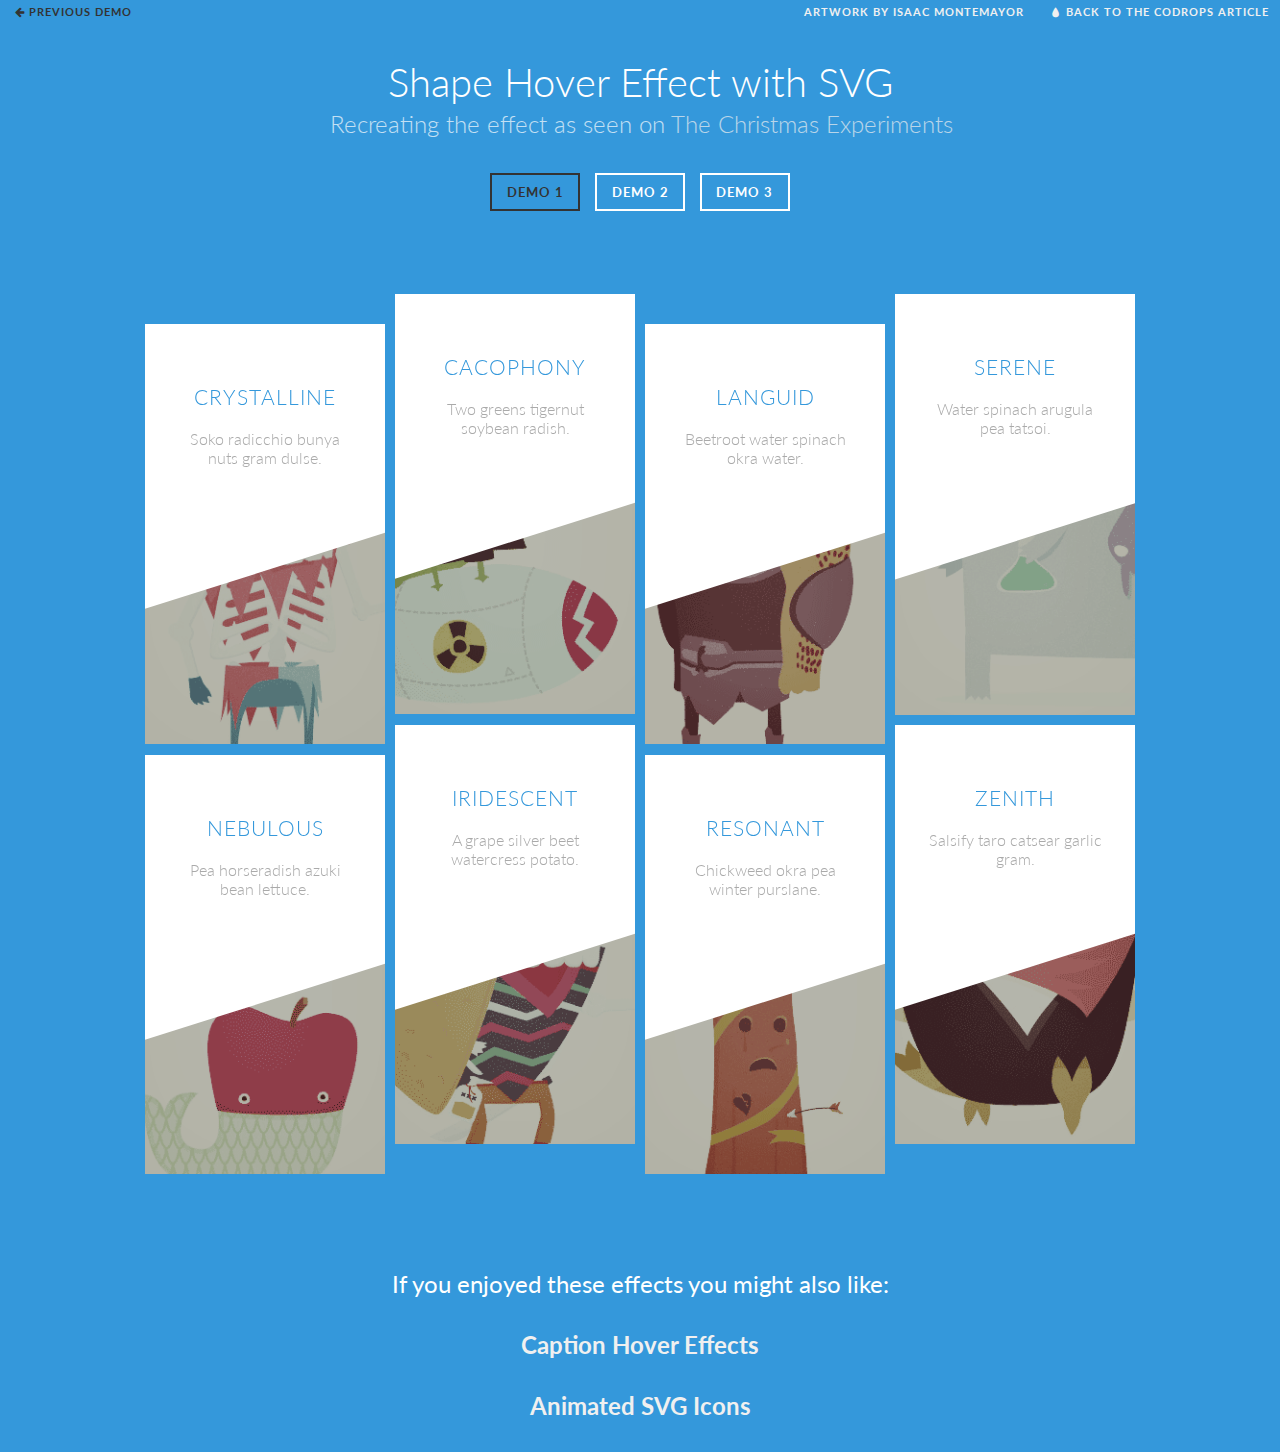
<file: index.html>
<!DOCTYPE html>
<html lang="en" class="demo-1 no-js">
	<head>
		<meta charset="UTF-8" />
		<meta http-equiv="X-UA-Compatible" content="IE=edge"> 
		<meta name="viewport" content="width=device-width, initial-scale=1"> 
		<title>Shape Hover Effect with SVG (Demo) 1</title>
		<meta name="description" content="Hover Effects with animated SVG Shapes using Snap.svg" />
		<meta name="keywords" content="animated svg, hover effect, grid, svg shape html, " />
		<meta name="author" content="Codrops" />
		<link rel="shortcut icon" href="../favicon.ico">
		<link rel="stylesheet" type="text/css" href="css/normalize.css" />
		<link rel="stylesheet" type="text/css" href="css/demo.css" />
		<link rel="stylesheet" type="text/css" href="css/component.css" />
		<script src="js/snap.svg-min.js"></script>
		<!--[if IE]>
  		<script src="http://html5shiv.googlecode.com/svn/trunk/html5.js"></script>
		<![endif]-->
	</head>
	<body>
		<div class="container">
			<!-- Top Navigation -->
			<div class="codrops-top clearfix">
				<a class="codrops-icon codrops-icon-prev" href="http://tympanus.net/Development/SVGDrawingAnimation/"><span>Previous Demo</span></a>
				<span class="right"><a href="http://cargocollective.com/isaac317">Artwork by Isaac Montemayor</a><a class="codrops-icon codrops-icon-drop" href="http://tympanus.net/codrops/?p=18145"><span>Back to the Codrops Article</span></a></span>
			</div>
			<header class="codrops-header">
				<h1>Shape Hover Effect with SVG<span>Recreating the effect as seen on <a href="http://christmasexperiments.com/">The Christmas Experiments</a></span></h1>	
				<nav class="codrops-demos">
					<a class="current-demo" href="index.html">Demo 1</a>
					<a href="index2.html">Demo 2</a>
					<a href="index3.html">Demo 3</a>
				</nav>
			</header>
			<section id="grid" class="grid clearfix">
				<a href="#" data-path-hover="m 180,34.57627 -180,0 L 0,0 180,0 z">
					<figure>
						<img src="img/1.png" />
						<svg viewBox="0 0 180 320" preserveAspectRatio="none"><path d="M 180,160 0,218 0,0 180,0 z"/></svg>
						<figcaption>
							<h2>Crystalline</h2>
							<p>Soko radicchio bunya nuts gram dulse.</p>
							<button>View</button>
						</figcaption>
					</figure>
				</a>
				<a href="#" data-path-hover="m 180,34.57627 -180,0 L 0,0 180,0 z">
					<figure>
						<img src="img/3.png" />
						<svg viewBox="0 0 180 320" preserveAspectRatio="none"><path d="M 180,160 0,218 0,0 180,0 z"/></svg>
						<figcaption>
							<h2>Cacophony</h2>
							<p>Two greens tigernut soybean radish.</p>
							<button>View</button>
						</figcaption>
					</figure>
				</a>
				<a href="#" data-path-hover="m 180,34.57627 -180,0 L 0,0 180,0 z">
					<figure>
						<img src="img/5.png" />
						<svg viewBox="0 0 180 320" preserveAspectRatio="none"><path d="M 180,160 0,218 0,0 180,0 z"/></svg>
						<figcaption>
							<h2>Languid</h2>
							<p>Beetroot water spinach okra water.</p>
							<button>View</button>
						</figcaption>
					</figure>
				</a>
				<a href="#" data-path-hover="m 180,34.57627 -180,0 L 0,0 180,0 z">
					<figure>
						<img src="img/7.png" />
						<svg viewBox="0 0 180 320" preserveAspectRatio="none"><path d="M 180,160 0,218 0,0 180,0 z"/></svg>
						<figcaption>
							<h2>Serene</h2>
							<p>Water spinach arugula pea tatsoi.</p>
							<button>View</button>
						</figcaption>
					</figure>
				</a>
				<a href="#" data-path-hover="m 180,34.57627 -180,0 L 0,0 180,0 z">
					<figure>
						<img src="img/2.png" />
						<svg viewBox="0 0 180 320" preserveAspectRatio="none"><path d="M 180,160 0,218 0,0 180,0 z"/></svg>
						<figcaption>
							<h2>Nebulous</h2>
							<p>Pea horseradish azuki bean lettuce.</p>
							<button>View</button>
						</figcaption>
					</figure>
				</a>
				<a href="#" data-path-hover="m 180,34.57627 -180,0 L 0,0 180,0 z">
					<figure>
						<img src="img/4.png" />
						<svg viewBox="0 0 180 320" preserveAspectRatio="none"><path d="M 180,160 0,218 0,0 180,0 z"/></svg>
						<figcaption>
							<h2>Iridescent</h2>
							<p>A grape silver beet watercress potato.</p>
							<button>View</button>
						</figcaption>
					</figure>
				</a>
				<a href="#" data-path-hover="m 180,34.57627 -180,0 L 0,0 180,0 z">
					<figure>
						<img src="img/6.png" />
						<svg viewBox="0 0 180 320" preserveAspectRatio="none"><path d="M 180,160 0,218 0,0 180,0 z"/></svg>
						<figcaption>
							<h2>Resonant</h2>
							<p>Chickweed okra pea winter purslane.</p>
							<button>View</button>
						</figcaption>
					</figure>
				</a>
				<a href="#" data-path-hover="m 180,34.57627 -180,0 L 0,0 180,0 z">
					<figure>
						<img src="img/8.png" />
						<svg viewBox="0 0 180 320" preserveAspectRatio="none"><path d="M 180,160 0,218 0,0 180,0 z"/></svg>
						<figcaption>
							<h2>Zenith</h2>
							<p>Salsify taro catsear garlic gram.</p>
							<button>View</button>
						</figcaption>
					</figure>
				</a>
			</section>
			<section class="related">
				<p>If you enjoyed these effects you might also like:</p>
				<div><a href="http://tympanus.net/Tutorials/CaptionHoverEffects/"><h4>Caption Hover Effects</h4></a></div>
				<div><a href="http://tympanus.net/Development/AnimatedSVGIcons/"><h4>Animated SVG Icons</h4></a></div>
			</section>
		</div><!-- /container -->
		<script>
			(function() {
	
				function init() {
					var speed = 250,
						easing = mina.easeinout;

					[].slice.call ( document.querySelectorAll( '#grid > a' ) ).forEach( function( el ) {
						var s = Snap( el.querySelector( 'svg' ) ), path = s.select( 'path' ),
							pathConfig = {
								from : path.attr( 'd' ),
								to : el.getAttribute( 'data-path-hover' )
							};

						el.addEventListener( 'mouseenter', function() {
							path.animate( { 'path' : pathConfig.to }, speed, easing );
						} );

						el.addEventListener( 'mouseleave', function() {
							path.animate( { 'path' : pathConfig.from }, speed, easing );
						} );
					} );
				}

				init();

			})();
		</script>
	</body>
</html>
</file>
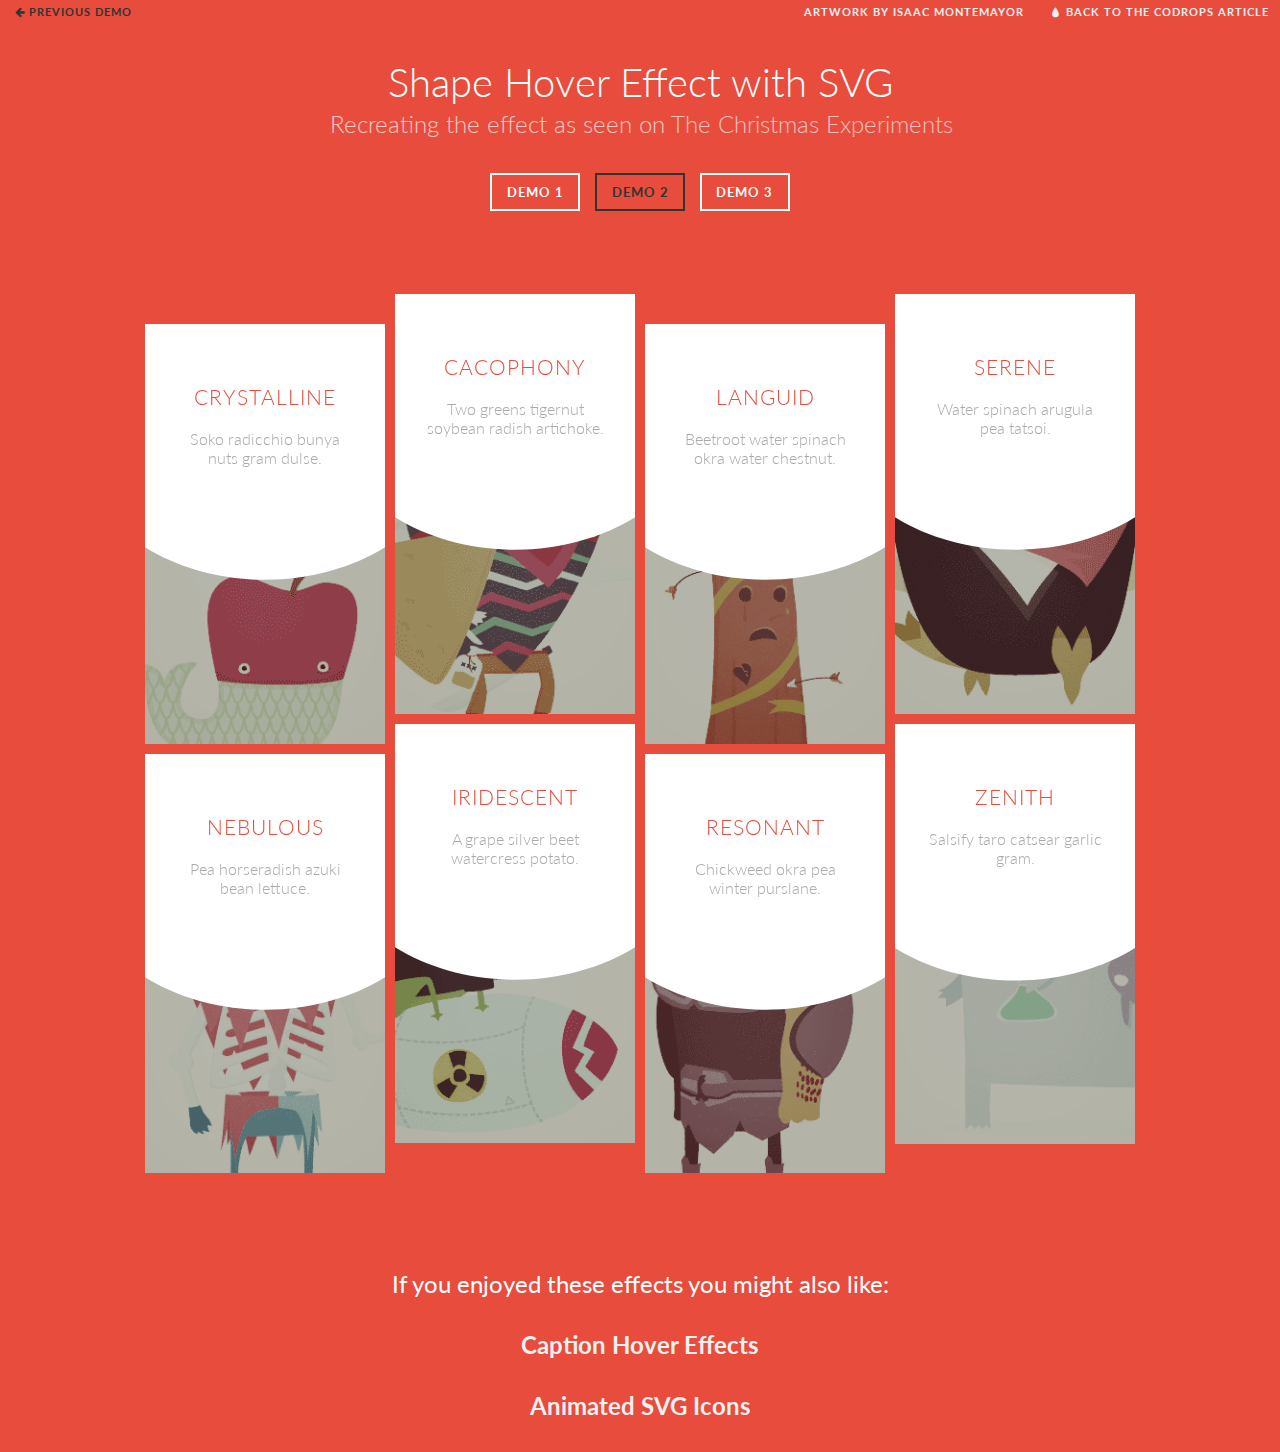
<file: index2.html>
<!DOCTYPE html>
<html lang="en" class="demo-2 no-js">
	<head>
		<meta charset="UTF-8" />
		<meta http-equiv="X-UA-Compatible" content="IE=edge"> 
		<meta name="viewport" content="width=device-width, initial-scale=1"> 
		<title>Shape Hover Effect with SVG | Demo 2</title>
		<meta name="description" content="Hover Effects with animated SVG Shapes using Snap.svg" />
		<meta name="keywords" content="animated svg, hover effect, grid, svg shape html, " />
		<meta name="author" content="Codrops" />
		<link rel="shortcut icon" href="../favicon.ico">
		<link rel="stylesheet" type="text/css" href="css/normalize.css" />
		<link rel="stylesheet" type="text/css" href="css/demo.css" />
		<link rel="stylesheet" type="text/css" href="css/component.css" />
		<script src="js/snap.svg-min.js"></script>
		<!--[if IE]>
  		<script src="http://html5shiv.googlecode.com/svn/trunk/html5.js"></script>
		<![endif]-->
	</head>
	<body>
		<div class="container">
			<!-- Top Navigation -->
			<div class="codrops-top clearfix">
				<a class="codrops-icon codrops-icon-prev" href="http://tympanus.net/Development/SVGDrawingAnimation/"><span>Previous Demo</span></a>
				<span class="right"><a href="http://cargocollective.com/isaac317">Artwork by Isaac Montemayor</a><a class="codrops-icon codrops-icon-drop" href="http://tympanus.net/codrops/?p=18145"><span>Back to the Codrops Article</span></a></span>
			</div>
			<header class="codrops-header">
				<h1>Shape Hover Effect with SVG<span>Recreating the effect as seen on <a href="http://christmasexperiments.com/">The Christmas Experiments</a></span></h1>
				<nav class="codrops-demos">
					<a href="index.html">Demo 1</a>
					<a class="current-demo" href="index2.html">Demo 2</a>
					<a href="index3.html">Demo 3</a>
				</nav>
			</header>
			<section id="grid" class="grid clearfix">
				<a href="#" data-path-hover="m 0,0 0,47.7775 c 24.580441,3.12569 55.897012,-8.199417 90,-8.199417 34.10299,0 65.41956,11.325107 90,8.199417 L 180,0 z">
					<figure>
						<img src="img/2.png" />
						<svg viewBox="0 0 180 320" preserveAspectRatio="none"><path d="m 0,0 0,171.14385 c 24.580441,15.47138 55.897012,24.75772 90,24.75772 34.10299,0 65.41956,-9.28634 90,-24.75772 L 180,0 0,0 z"/></svg>
						<figcaption>
							<h2>Crystalline</h2>
							<p>Soko radicchio bunya nuts gram dulse.</p>
							<button>View</button>
						</figcaption>
					</figure>
				</a>
				<a href="#" data-path-hover="m 0,0 0,47.7775 c 24.580441,3.12569 55.897012,-8.199417 90,-8.199417 34.10299,0 65.41956,11.325107 90,8.199417 L 180,0 z">
					<figure>
						<img src="img/4.png" />
						<svg viewBox="0 0 180 320" preserveAspectRatio="none"><path d="m 0,0 0,171.14385 c 24.580441,15.47138 55.897012,24.75772 90,24.75772 34.10299,0 65.41956,-9.28634 90,-24.75772 L 180,0 0,0 z"/></svg>
						<figcaption>
							<h2>Cacophony</h2>
							<p>Two greens tigernut soybean radish artichoke.</p>
							<button>View</button>
						</figcaption>
					</figure>
				</a>
				<a href="#" data-path-hover="m 0,0 0,47.7775 c 24.580441,3.12569 55.897012,-8.199417 90,-8.199417 34.10299,0 65.41956,11.325107 90,8.199417 L 180,0 z">
					<figure>
						<img src="img/6.png" />
						<svg viewBox="0 0 180 320" preserveAspectRatio="none"><path d="m 0,0 0,171.14385 c 24.580441,15.47138 55.897012,24.75772 90,24.75772 34.10299,0 65.41956,-9.28634 90,-24.75772 L 180,0 0,0 z"/></svg>
						<figcaption>
							<h2>Languid</h2>
							<p>Beetroot water spinach okra water chestnut.</p>
							<button>View</button>
						</figcaption>
					</figure>
				</a>
				<a href="#" data-path-hover="m 0,0 0,47.7775 c 24.580441,3.12569 55.897012,-8.199417 90,-8.199417 34.10299,0 65.41956,11.325107 90,8.199417 L 180,0 z">
					<figure>
						<img src="img/8.png" />
						<svg viewBox="0 0 180 320" preserveAspectRatio="none"><path d="m 0,0 0,171.14385 c 24.580441,15.47138 55.897012,24.75772 90,24.75772 34.10299,0 65.41956,-9.28634 90,-24.75772 L 180,0 0,0 z"/></svg>
						<figcaption>
							<h2>Serene</h2>
							<p>Water spinach arugula pea tatsoi.</p>
							<button>View</button>
						</figcaption>
					</figure>
				</a>
				<a href="#" data-path-hover="m 0,0 0,47.7775 c 24.580441,3.12569 55.897012,-8.199417 90,-8.199417 34.10299,0 65.41956,11.325107 90,8.199417 L 180,0 z">
					<figure>
						<img src="img/1.png" />
						<svg viewBox="0 0 180 320" preserveAspectRatio="none"><path d="m 0,0 0,171.14385 c 24.580441,15.47138 55.897012,24.75772 90,24.75772 34.10299,0 65.41956,-9.28634 90,-24.75772 L 180,0 0,0 z"/></svg>
						<figcaption>
							<h2>Nebulous</h2>
							<p>Pea horseradish azuki bean lettuce.</p>
							<button>View</button>
						</figcaption>
					</figure>
				</a>
				<a href="#" data-path-hover="m 0,0 0,47.7775 c 24.580441,3.12569 55.897012,-8.199417 90,-8.199417 34.10299,0 65.41956,11.325107 90,8.199417 L 180,0 z">
					<figure>
						<img src="img/3.png" />
						<svg viewBox="0 0 180 320" preserveAspectRatio="none"><path d="m 0,0 0,171.14385 c 24.580441,15.47138 55.897012,24.75772 90,24.75772 34.10299,0 65.41956,-9.28634 90,-24.75772 L 180,0 0,0 z"/></svg>
						<figcaption>
							<h2>Iridescent</h2>
							<p>A grape silver beet watercress potato.</p>
							<button>View</button>
						</figcaption>
					</figure>
				</a>
				<a href="#" data-path-hover="m 0,0 0,47.7775 c 24.580441,3.12569 55.897012,-8.199417 90,-8.199417 34.10299,0 65.41956,11.325107 90,8.199417 L 180,0 z">
					<figure>
						<img src="img/5.png" />
						<svg viewBox="0 0 180 320" preserveAspectRatio="none"><path d="m 0,0 0,171.14385 c 24.580441,15.47138 55.897012,24.75772 90,24.75772 34.10299,0 65.41956,-9.28634 90,-24.75772 L 180,0 0,0 z"/></svg>
						<figcaption>
							<h2>Resonant</h2>
							<p>Chickweed okra pea winter purslane.</p>
							<button>View</button>
						</figcaption>
					</figure>
				</a>
				<a href="#" data-path-hover="m 0,0 0,47.7775 c 24.580441,3.12569 55.897012,-8.199417 90,-8.199417 34.10299,0 65.41956,11.325107 90,8.199417 L 180,0 z">
					<figure>
						<img src="img/7.png" />
						<svg viewBox="0 0 180 320" preserveAspectRatio="none"><path d="m 0,0 0,171.14385 c 24.580441,15.47138 55.897012,24.75772 90,24.75772 34.10299,0 65.41956,-9.28634 90,-24.75772 L 180,0 0,0 z"/></svg>
						<figcaption>
							<h2>Zenith</h2>
							<p>Salsify taro catsear garlic gram.</p>
							<button>View</button>
						</figcaption>
					</figure>
				</a>
			</section>
			<section class="related">
				<p>If you enjoyed these effects you might also like:</p>
				<div><a href="http://tympanus.net/Tutorials/CaptionHoverEffects/"><h4>Caption Hover Effects</h4></a></div>
				<div><a href="http://tympanus.net/Development/AnimatedSVGIcons/"><h4>Animated SVG Icons</h4></a></div>
			</section>
		</div><!-- /container -->
		<script>
			(function() {
	
				function init() {
					var speed = 330,
						easing = mina.backout;

					[].slice.call ( document.querySelectorAll( '#grid > a' ) ).forEach( function( el ) {
						var s = Snap( el.querySelector( 'svg' ) ), path = s.select( 'path' ),
							pathConfig = {
								from : path.attr( 'd' ),
								to : el.getAttribute( 'data-path-hover' )
							};

						el.addEventListener( 'mouseenter', function() {
							path.animate( { 'path' : pathConfig.to }, speed, easing );
						} );

						el.addEventListener( 'mouseleave', function() {
							path.animate( { 'path' : pathConfig.from }, speed, easing );
						} );
					} );
				}

				init();

			})();
		</script>
	</body>
</html>
</file>
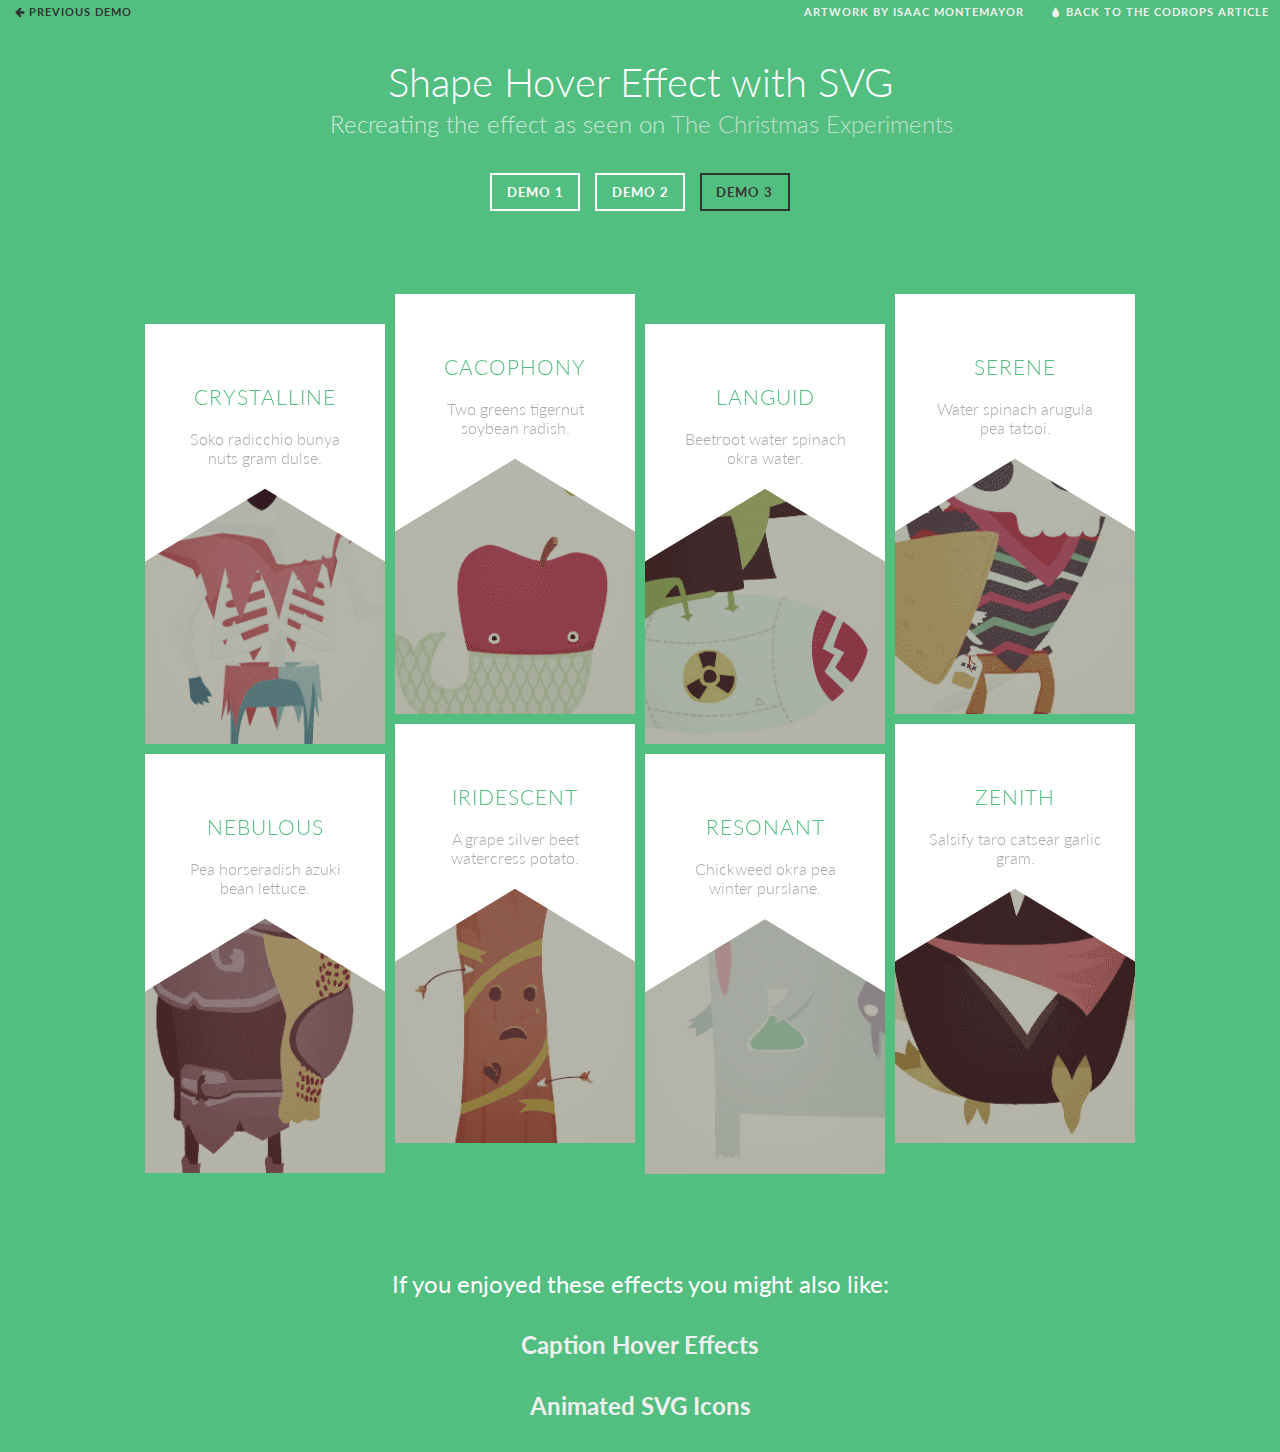
<file: index3.html>
<!DOCTYPE html>
<html lang="en" class="demo-3 no-js">
	<head>
		<meta charset="UTF-8" />
		<meta http-equiv="X-UA-Compatible" content="IE=edge"> 
		<meta name="viewport" content="width=device-width, initial-scale=1"> 
		<title>Shape Hover Effect with SVG | Demo 3</title>
		<meta name="description" content="Hover Effects with animated SVG Shapes using Snap.svg" />
		<meta name="keywords" content="animated svg, hover effect, grid, svg shape html, " />
		<meta name="author" content="Codrops" />
		<link rel="shortcut icon" href="../favicon.ico">
		<link rel="stylesheet" type="text/css" href="css/normalize.css" />
		<link rel="stylesheet" type="text/css" href="css/demo.css" />
		<link rel="stylesheet" type="text/css" href="css/component.css" />
		<script src="js/snap.svg-min.js"></script>
		<!--[if IE]>
  		<script src="http://html5shiv.googlecode.com/svn/trunk/html5.js"></script>
		<![endif]-->
	</head>
	<body>
		<div class="container">
			<!-- Top Navigation -->
			<div class="codrops-top clearfix">
				<a class="codrops-icon codrops-icon-prev" href="http://tympanus.net/Development/SVGDrawingAnimation/"><span>Previous Demo</span></a>
				<span class="right"><a href="http://cargocollective.com/isaac317">Artwork by Isaac Montemayor</a><a class="codrops-icon codrops-icon-drop" href="http://tympanus.net/codrops/?p=18145"><span>Back to the Codrops Article</span></a></span>
			</div>
			<header class="codrops-header">
				<h1>Shape Hover Effect with SVG<span>Recreating the effect as seen on <a href="http://christmasexperiments.com/">The Christmas Experiments</a></span></h1>
				<nav class="codrops-demos">
					<a href="index.html">Demo 1</a>
					<a href="index2.html">Demo 2</a>
					<a class="current-demo" href="index3.html">Demo 3</a>
				</nav>
			</header>
			<section id="grid" class="grid clearfix">
				<a href="#" data-path-hover="M 0,0 0,38 90,58 180.5,38 180,0 z">
					<figure>
						<img src="img/1.png" />
						<svg viewBox="0 0 180 320" preserveAspectRatio="none"><path d="M 0 0 L 0 182 L 90 126.5 L 180 182 L 180 0 L 0 0 z "/></svg>
						<figcaption>
							<h2>Crystalline</h2>
							<p>Soko radicchio bunya nuts gram dulse.</p>
							<button>View</button>
						</figcaption>
					</figure>
				</a>
				<a href="#" data-path-hover="M 0,0 0,38 90,58 180.5,38 180,0 z">
					<figure>
						<img src="img/2.png" />
						<svg viewBox="0 0 180 320" preserveAspectRatio="none"><path d="M 0 0 L 0 182 L 90 126.5 L 180 182 L 180 0 L 0 0 z "/></svg>
						<figcaption>
							<h2>Cacophony</h2>
							<p>Two greens tigernut soybean radish.</p>
							<button>View</button>
						</figcaption>
					</figure>
				</a>
				<a href="#" data-path-hover="M 0,0 0,38 90,58 180.5,38 180,0 z">
					<figure>
						<img src="img/3.png" />
						<svg viewBox="0 0 180 320" preserveAspectRatio="none"><path d="M 0 0 L 0 182 L 90 126.5 L 180 182 L 180 0 L 0 0 z "/></svg>
						<figcaption>
							<h2>Languid</h2>
							<p>Beetroot water spinach okra water.</p>
							<button>View</button>
						</figcaption>
					</figure>
				</a>
				<a href="#" data-path-hover="M 0,0 0,38 90,58 180.5,38 180,0 z">
					<figure>
						<img src="img/4.png" />
						<svg viewBox="0 0 180 320" preserveAspectRatio="none"><path d="M 0 0 L 0 182 L 90 126.5 L 180 182 L 180 0 L 0 0 z "/></svg>
						<figcaption>
							<h2>Serene</h2>
							<p>Water spinach arugula pea tatsoi.</p>
							<button>View</button>
						</figcaption>
					</figure>
				</a>
				<a href="#" data-path-hover="M 0,0 0,38 90,58 180.5,38 180,0 z">
					<figure>
						<img src="img/5.png" />
						<svg viewBox="0 0 180 320" preserveAspectRatio="none"><path d="M 0 0 L 0 182 L 90 126.5 L 180 182 L 180 0 L 0 0 z "/></svg>
						<figcaption>
							<h2>Nebulous</h2>
							<p>Pea horseradish azuki bean lettuce.</p>
							<button>View</button>
						</figcaption>
					</figure>
				</a>
				<a href="#" data-path-hover="M 0,0 0,38 90,58 180.5,38 180,0 z">
					<figure>
						<img src="img/6.png" />
						<svg viewBox="0 0 180 320" preserveAspectRatio="none"><path d="M 0 0 L 0 182 L 90 126.5 L 180 182 L 180 0 L 0 0 z "/></svg>
						<figcaption>
							<h2>Iridescent</h2>
							<p>A grape silver beet watercress potato.</p>
							<button>View</button>
						</figcaption>
					</figure>
				</a>
				<a href="#" data-path-hover="M 0,0 0,38 90,58 180.5,38 180,0 z">
					<figure>
						<img src="img/7.png" />
						<svg viewBox="0 0 180 320" preserveAspectRatio="none"><path d="M 0 0 L 0 182 L 90 126.5 L 180 182 L 180 0 L 0 0 z "/></svg>
						<figcaption>
							<h2>Resonant</h2>
							<p>Chickweed okra pea winter purslane.</p>
							<button>View</button>
						</figcaption>
					</figure>
				</a>
				<a href="#" data-path-hover="M 0,0 0,38 90,58 180.5,38 180,0 z">
					<figure>
						<img src="img/8.png" />
						<svg viewBox="0 0 180 320" preserveAspectRatio="none"><path d="M 0 0 L 0 182 L 90 126.5 L 180 182 L 180 0 L 0 0 z "/></svg>
						<figcaption>
							<h2>Zenith</h2>
							<p>Salsify taro catsear garlic gram.</p>
							<button>View</button>
						</figcaption>
					</figure>
				</a>
			</section>
			<section class="related">
				<p>If you enjoyed these effects you might also like:</p>
				<div><a href="http://tympanus.net/Tutorials/CaptionHoverEffects/"><h4>Caption Hover Effects</h4></a></div>
				<div><a href="http://tympanus.net/Development/AnimatedSVGIcons/"><h4>Animated SVG Icons</h4></a></div>
			</section>
		</div><!-- /container -->
		<script>
			(function() {
	
				function init() {
					var speed = 300,
						easing = mina.backout;

					[].slice.call ( document.querySelectorAll( '#grid > a' ) ).forEach( function( el ) {
						var s = Snap( el.querySelector( 'svg' ) ), path = s.select( 'path' ),
							pathConfig = {
								from : path.attr( 'd' ),
								to : el.getAttribute( 'data-path-hover' )
							};

						el.addEventListener( 'mouseenter', function() {
							path.animate( { 'path' : pathConfig.to }, speed, easing );
						} );

						el.addEventListener( 'mouseleave', function() {
							path.animate( { 'path' : pathConfig.from }, speed, easing );
						} );
					} );
				}

				init();

			})();
		</script>
	</body>
</html>
</file>
<file: css/demo.css>
@import url(http://fonts.googleapis.com/css?family=Lato:300,400,700);
@font-face {
	font-weight: normal;
	font-style: normal;
	font-family: 'codropsicons';
	src:url('../fonts/codropsicons/codropsicons.eot');
	src:url('../fonts/codropsicons/codropsicons.eot?#iefix') format('embedded-opentype'),
		url('../fonts/codropsicons/codropsicons.woff') format('woff'),
		url('../fonts/codropsicons/codropsicons.ttf') format('truetype'),
		url('../fonts/codropsicons/codropsicons.svg#codropsicons') format('svg');
}

*, *:after, *:before { -webkit-box-sizing: border-box; -moz-box-sizing: border-box; box-sizing: border-box; }

body {
	background: #333;
	color: #fff;
	font-weight: 400;
	font-size: 1em;
	font-family: 'Lato', Arial, sans-serif;
}

a, button {
	outline: none;
}

a {
	color: #f0f0f0;
	text-decoration: none;
}

a:hover, a:focus {
	color: #333;
}

.clearfix:before,
.clearfix:after {
	content: " ";
	display: table;
}
 
.clearfix:after {
	clear: both;
}

.codrops-header {
	margin: 0 auto;
	padding: 2em;
	text-align: center;
}

.codrops-header h1 {
	margin: 0;
	font-weight: 300;
	font-size: 2.5em;
	line-height: 1.3;
}

.codrops-header h1 span {
	display: block;
	padding: 0 0 0.6em 0.1em;
	font-size: 60%;
	opacity: 0.7;
}

/* To Navigation Style */
.codrops-top {
	width: 100%;
	text-transform: uppercase;
	font-weight: 700;
	font-size: 0.69em;
	line-height: 2.2;
}

.codrops-top a {
	display: inline-block;
	padding: 0 1em;
	text-decoration: none;
	letter-spacing: 1px;
}

.codrops-top span.right {
	float: right;
}

.codrops-top span.right a {
	display: block;
	float: left;
}

.codrops-icon:before {
	margin: 0 4px;
	text-transform: none;
	font-weight: normal;
	font-style: normal;
	font-variant: normal;
	font-family: 'codropsicons';
	line-height: 1;
	speak: none;
	-webkit-font-smoothing: antialiased;
}

.codrops-icon-drop:before {
	content: "\e001";
}

.codrops-icon-prev:before {
	content: "\e004";
}

/* Demo Buttons Style */
.codrops-demos {
	padding-top: 1em;
	font-size: 0.8em;
}

.codrops-demos a {
	display: inline-block;
	margin: 0.5em;
	padding: 0.7em 1.1em;
	outline: none;
	border: 2px solid #fff;
	color: #fff;
	text-decoration: none;
	text-transform: uppercase;
	letter-spacing: 1px;
	font-weight: 700;
}

.codrops-demos a:hover,
.codrops-demos a.current-demo,
.codrops-demos a.current-demo:hover {
	border-color: #333;
	color: #333;
}

.related {
	text-align: center;
	font-size: 1.5em;
}

@media screen and (max-width: 25em) {

	.codrops-icon span {
		display: none;
	}

}
</file>
<file: css/component.css>
/* Common style */
.grid {
	margin: 40px auto 120px;
	max-width: 1000px;
	width: 90%;
}

.grid a {
	float: left;
	max-width: 260px;
	width: 25%;
	color: #424242;
}

.grid a:nth-child(odd) {
	margin: 30px 0 -30px 0;
}

.grid figure {
	position: relative;
	overflow: hidden;
	margin: 5px;
	background: #333;
}

.grid figure img {
	position: relative;
	display: block;
	width: 100%;
	opacity: 0.7;
	-webkit-transition: opacity 0.3s;
	transition: opacity 0.4s;
}

.grid figcaption {
	position: absolute;
	top: 0;
	z-index: 11;
	padding: 10px;
	width: 100%;
	height: 100%;
	text-align: center;
}

.grid figcaption h2 {
	margin: 0 0 20px 0;
	color: #3498db;
	text-transform: uppercase;
	letter-spacing: 1px;
	font-weight: 300;
	font-size: 130%;
	-webkit-transition: -webkit-transform 0.3s;
	transition: transform 0.3s;
}

.grid figcaption p {
	padding: 0 20px;
	color: #aaa;
	font-weight: 300;
	-webkit-transition: opacity 0.3s, -webkit-transform 0.3s;
	transition: opacity 0.3s, transform 0.3s;
}

.grid figcaption h2,
.grid figcaption p {
	-webkit-transform: translateY(50px);
	transform: translateY(50px);
}

.grid figure button {
	position: absolute;
	padding: 4px 20px;
	border: none;
	text-transform: uppercase;
	letter-spacing: 1px;
	font-weight: bold;
	-webkit-transition: opacity 0.3s, -webkit-transform 0.3s;
	transition: opacity 0.3s, transform 0.3s;
}

.grid figcaption,
.grid figcaption h2,
.grid figcaption p,
.grid figure button {
	-webkit-backface-visibility: hidden;
	backface-visibility: hidden;
}

/* Style for SVG */
.grid svg {
	position: absolute;
	top: -1px; /* fixes rendering issue in FF */
	z-index: 10;
	width: 100%;
	height: 100%;
}

.grid svg path {
	fill: #fff;
}

/* Hover effects */
.grid a:hover figure img {
	opacity: 1;
}

.grid a:hover figcaption h2,
.grid a:hover figcaption p {
	-webkit-transform: translateY(0);
	transform: translateY(0);
}

.grid a:hover figcaption p {
	opacity: 0;
}

/* Individual styles */
.demo-1 body {
	background: #3498db;
}

.demo-1 .grid figure button,
.demo-3 .grid figure button {
	top: 50%;
	left: 50%;
	border: 3px solid #fff;
	background: transparent;
	color: #fff;
	opacity: 0;
	-webkit-transform: translateY(-50%) translateX(-50%) scale(0.25);
	transform: translateY(-50%) translateX(-50%) scale(0.25);
}

.demo-1 .grid a:hover figure button,
.demo-3 .grid a:hover figure button {
	opacity: 1;
	-webkit-transform: translateY(-50%) translateX(-50%) scale(1);
	transform: translateY(-50%) translateX(-50%) scale(1);
}

.demo-2 body {
	background: #e74c3c;
}

.demo-2 .grid figcaption h2 {
	color: #e74c3c;
}

.demo-2 .grid figcaption p {
	-webkit-transition-delay: 0.05s;
	transition-delay: 0.05s;
}

.demo-2 .grid figure button {
	bottom: 0;
	left: 0;
	padding: 15px;
	width: 100%;
	background: #fff;
	color: #333;
	font-weight: 300;
	-webkit-transform: translateY(100%);
	transform: translateY(100%);
}

.demo-2 .grid a:hover figure button {
	-webkit-transition-timing-function: ease-out;
	transition-timing-function: ease-out;
	-webkit-transform: translateY(0);
	transform: translateY(0);
}

.demo-2 .grid figcaption h2, 
.demo-2 .grid figcaption p,
.demo-3 .grid figcaption h2,
.demo-3 .grid figcaption p {
	-webkit-transition-timing-function: cubic-bezier(0.250, 0.250, 0.115, 1); /* older webkit */
	-webkit-transition-timing-function: cubic-bezier(0.250, 0.250, 0.115, 1.445);
	timing-function: cubic-bezier(0.250, 0.250, 0.115, 1.445);
}

.demo-2 .grid a:hover figcaption p,
.demo-3 .grid a:hover figcaption p {
	-webkit-transition-delay: 0s;
	transition-delay: 0s;
	-webkit-transition-duration: 0.1s;
	transition-duration: 0.1s;
}

.demo-3 body {
	background: #52be7f;
}

.demo-3 .grid figcaption h2 {
	color: #52be7f;
}

.demo-3 .grid a:hover figcaption h2 {
	-webkit-transform: translateY(5px);
	transform: translateY(5px);
}

/* Media Queries */
/* Let's redefine the width of each anchor and the margins */

@media screen and (max-width: 58em) {
	.grid a {
		width: 33.333%;
	}

	.grid a:nth-child(odd) {
		margin: 0;
	}

	.grid a:nth-child(3n-1) {
		margin: 30px 0 -30px 0;
	}
}

@media screen and (max-width: 45em) {
	.grid {
		max-width: 500px;
	}

	.grid a {
		width: 50%;
	}

	.grid a:nth-child(3n-1) {
		margin: 0;
	}

	.grid a:nth-child(even) {
		margin: 30px 0 -30px 0;
	}


	.grid figcaption h2 {
		margin-bottom: 0px;
		-webkit-transform: translateY(30px);
		transform: translateY(30px);
	}

	.grid figcaption p {
		margin: 0;
		padding: 0 10px;
	}
}

@media screen and (max-width: 27em) {
	.grid {
		max-width: 250px;
	}

	.grid a {
		width: 100%;
	}

	.grid a:nth-child(even) {
		margin: 0;
	}
}
</file>
